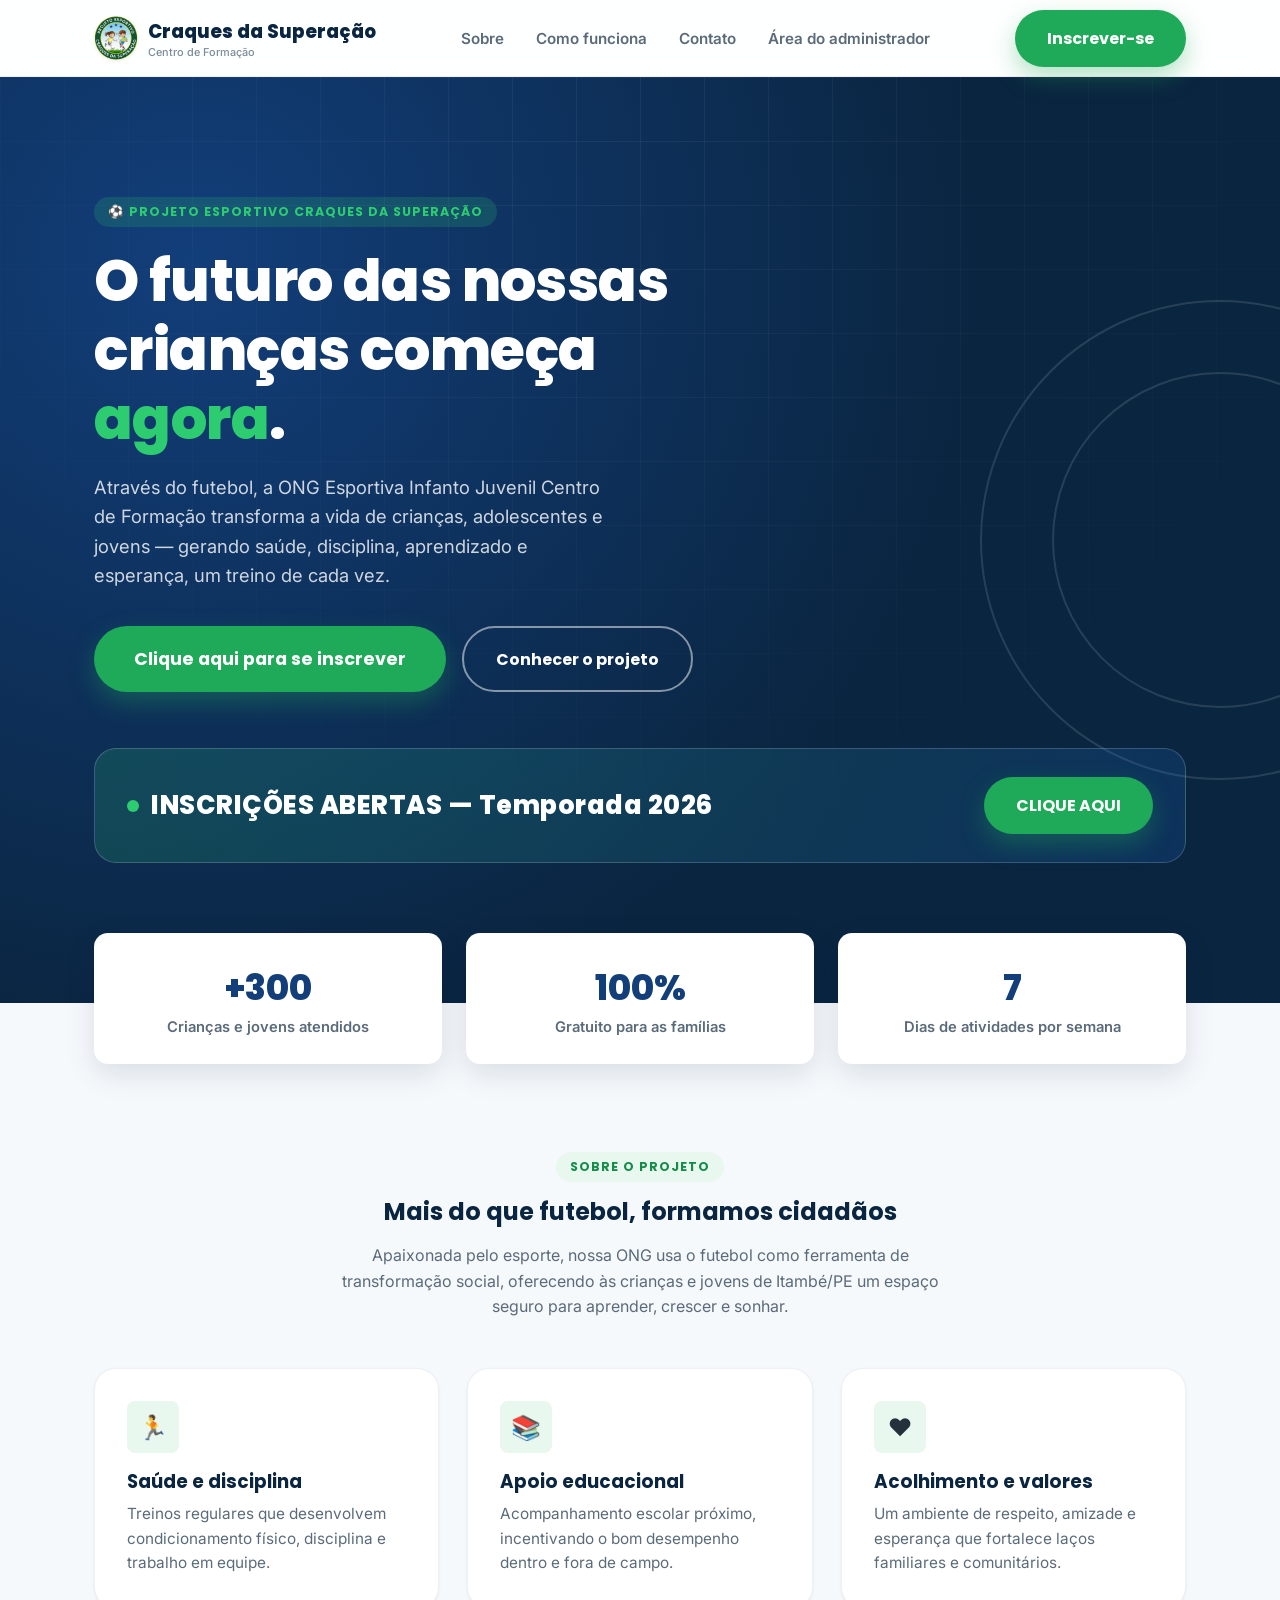
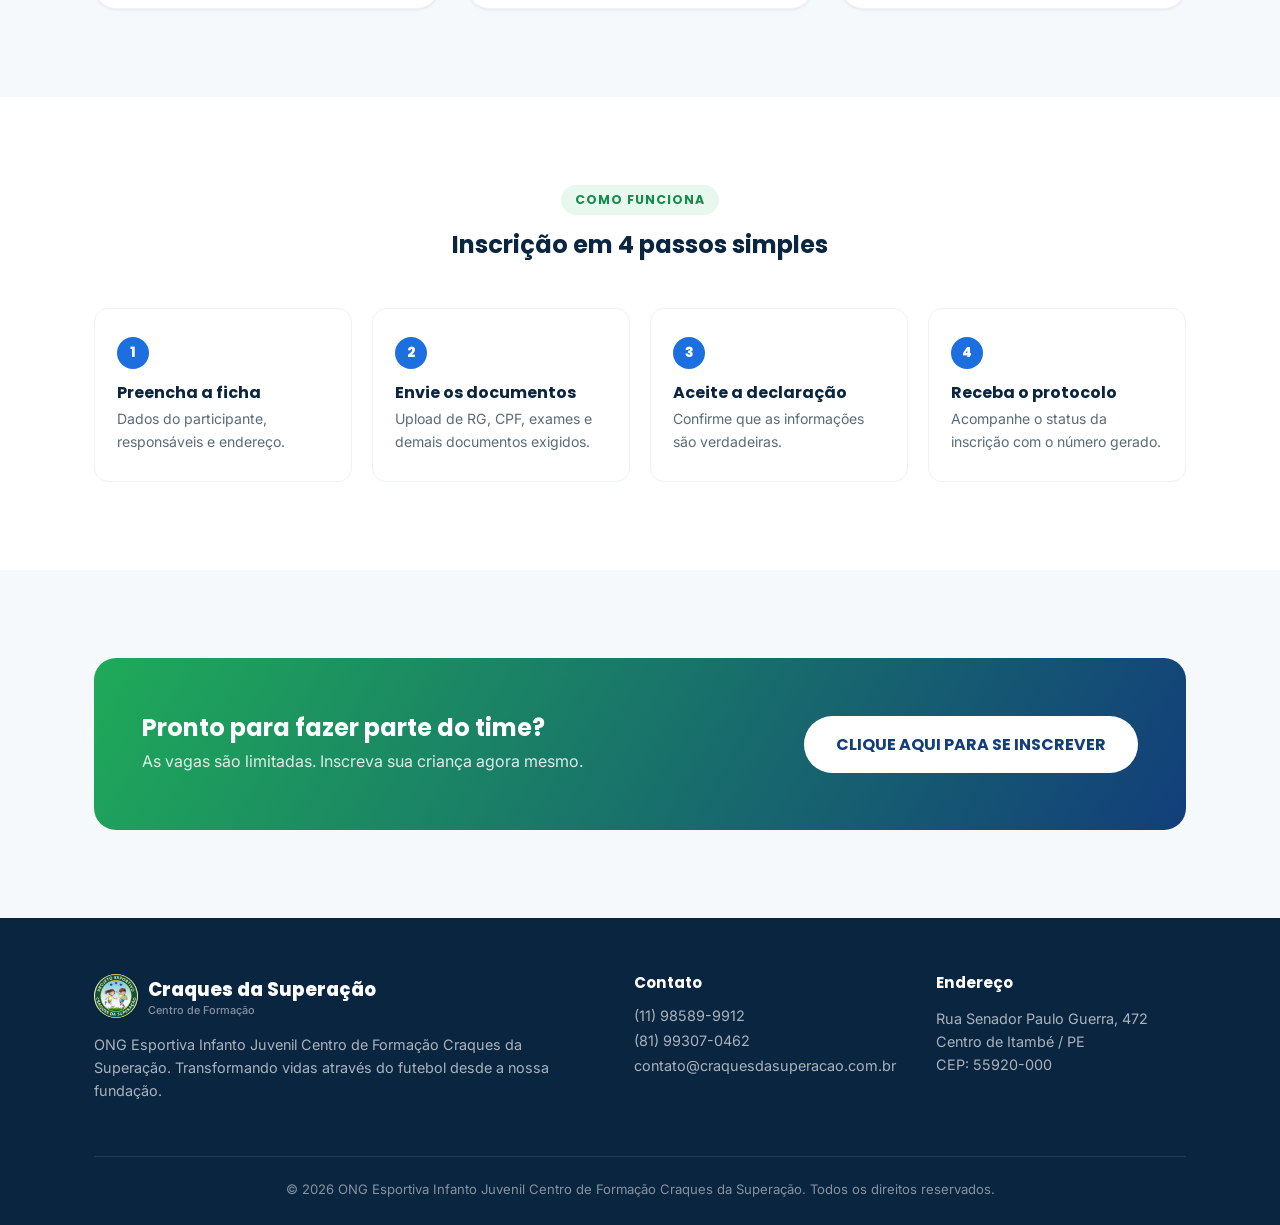
<file: index.html>
<!DOCTYPE html>
<html lang="pt-BR">
<head>
<meta charset="UTF-8">
<meta name="viewport" content="width=device-width, initial-scale=1.0">
<title>Craques da Superação | Inscrições Abertas</title>
<meta name="description" content="ONG Esportiva Infanto Juvenil Centro de Formação — Projeto Craques da Superação. Inscreva sua criança e transforme vidas através do futebol.">
<link rel="icon" href="assets/logo.png" type="image/png">
<link rel="stylesheet" href="css/style.css">
</head>
<body>

<header class="site-header">
  <div class="container">
    <a href="index.html" class="logo">
      <img src="assets/logo.png" alt="Logo Craques da Superação" class="logo-badge">
      <span>
        Craques da Superação
        <small>Centro de Formação</small>
      </span>
    </a>
    <nav class="nav-links">
      <a href="#sobre">Sobre</a>
      <a href="#como-funciona">Como funciona</a>
      <a href="#contato">Contato</a>
      <a href="admin.html">Área do administrador</a>
    </nav>
    <a href="inscricao.html" class="btn btn-primary">Inscrever-se</a>
  </div>
</header>

<section class="hero">
  <div class="hero-field-circle" aria-hidden="true"></div>
  <div class="container">
    <div class="hero-inner">
      <span class="eyebrow">⚽ Projeto Esportivo Craques da Superação</span>
      <h1 id="cfgHeroTitle">O futuro das nossas crianças começa <span class="accent">agora</span>.</h1>
      <p class="lead" id="cfgHeroSubtitle">
        Através do futebol, a ONG Esportiva Infanto Juvenil Centro de Formação transforma a
        vida de crianças, adolescentes e jovens — gerando saúde, disciplina, aprendizado
        e esperança, um treino de cada vez.
      </p>
      <div class="hero-actions">
        <a href="inscricao.html" class="btn btn-primary btn-lg">Clique aqui para se inscrever</a>
        <a href="#sobre" class="btn btn-outline-light">Conhecer o projeto</a>
      </div>
    </div>

    <div class="hero-banner">
      <div class="hero-banner-text">
        <span class="dot" aria-hidden="true"></span>
        <span id="cfgBannerText">INSCRIÇÕES ABERTAS — Temporada 2026</span>
      </div>
      <a href="inscricao.html" class="btn btn-primary">CLIQUE AQUI</a>
    </div>
  </div>
</section>

<div class="container">
  <div class="stats-strip">
    <div class="stat-card">
      <div class="num" id="cfgStat1Num">+300</div>
      <div class="label" id="cfgStat1Label">Crianças e jovens atendidos</div>
    </div>
    <div class="stat-card">
      <div class="num" id="cfgStat2Num">100%</div>
      <div class="label" id="cfgStat2Label">Gratuito para as famílias</div>
    </div>
    <div class="stat-card">
      <div class="num" id="cfgStat3Num">7</div>
      <div class="label" id="cfgStat3Label">Dias de atividades por semana</div>
    </div>
  </div>
</div>

<section class="section" id="sobre">
  <div class="container">
    <div class="text-center" style="max-width:640px;margin:0 auto 48px;">
      <span class="eyebrow">Sobre o projeto</span>
      <h2 style="margin-top:16px;" id="cfgAboutTitle">Mais do que futebol, formamos cidadãos</h2>
      <p style="color:var(--gray-600);" id="cfgAboutText">
        Apaixonada pelo esporte, nossa ONG usa o futebol como ferramenta de transformação
        social, oferecendo às crianças e jovens de Itambé/PE um espaço seguro para
        aprender, crescer e sonhar.
      </p>
    </div>
    <div class="grid-3">
      <div class="info-card">
        <div class="icon">🏃</div>
        <h3>Saúde e disciplina</h3>
        <p>Treinos regulares que desenvolvem condicionamento físico, disciplina e trabalho em equipe.</p>
      </div>
      <div class="info-card">
        <div class="icon">📚</div>
        <h3>Apoio educacional</h3>
        <p>Acompanhamento escolar próximo, incentivando o bom desempenho dentro e fora de campo.</p>
      </div>
      <div class="info-card">
        <div class="icon">❤️</div>
        <h3>Acolhimento e valores</h3>
        <p>Um ambiente de respeito, amizade e esperança que fortalece laços familiares e comunitários.</p>
      </div>
    </div>
  </div>
</section>

<section class="section" id="como-funciona" style="background:var(--white);">
  <div class="container">
    <div class="text-center" style="max-width:640px;margin:0 auto 48px;">
      <span class="eyebrow">Como funciona</span>
      <h2 style="margin-top:16px;">Inscrição em 4 passos simples</h2>
    </div>
    <div class="steps-row">
      <div class="step-item">
        <div class="step-num">1</div>
        <h4>Preencha a ficha</h4>
        <p>Dados do participante, responsáveis e endereço.</p>
      </div>
      <div class="step-item">
        <div class="step-num">2</div>
        <h4>Envie os documentos</h4>
        <p>Upload de RG, CPF, exames e demais documentos exigidos.</p>
      </div>
      <div class="step-item">
        <div class="step-num">3</div>
        <h4>Aceite a declaração</h4>
        <p>Confirme que as informações são verdadeiras.</p>
      </div>
      <div class="step-item">
        <div class="step-num">4</div>
        <h4>Receba o protocolo</h4>
        <p>Acompanhe o status da inscrição com o número gerado.</p>
      </div>
    </div>
  </div>
</section>

<section class="section">
  <div class="container">
    <div class="cta-band">
      <div>
        <h2 id="cfgCtaTitle">Pronto para fazer parte do time?</h2>
        <p id="cfgCtaSubtitle">As vagas são limitadas. Inscreva sua criança agora mesmo.</p>
      </div>
      <a href="inscricao.html" class="btn" style="background:var(--white);color:var(--blue-700);">CLIQUE AQUI PARA SE INSCREVER</a>
    </div>
  </div>
</section>

<footer class="site-footer" id="contato">
  <div class="container">
    <div class="footer-grid">
      <div>
        <div class="logo" style="color:var(--white);margin-bottom:14px;">
          <img src="assets/logo.png" alt="Logo Craques da Superação" class="logo-badge">
          <span>Craques da Superação<small style="color:rgba(255,255,255,.5);">Centro de Formação</small></span>
        </div>
        <p>ONG Esportiva Infanto Juvenil Centro de Formação Craques da Superação. Transformando vidas através do futebol desde a nossa fundação.</p>
      </div>
      <div>
        <h4>Contato</h4>
        <a href="tel:11985899912" id="cfgPhone1">(11) 98589-9912</a>
        <a href="tel:8199307462" id="cfgPhone2">(81) 99307-0462</a>
        <a href="mailto:contato@craquesdasuperacao.com.br" id="cfgEmail">contato@craquesdasuperacao.com.br</a>
      </div>
      <div>
        <h4>Endereço</h4>
        <p id="cfgAddress">Rua Senador Paulo Guerra, 472<br>Centro de Itambé / PE<br>CEP: 55920-000</p>
      </div>
    </div>
    <div class="footer-bottom">
      © 2026 ONG Esportiva Infanto Juvenil Centro de Formação Craques da Superação. Todos os direitos reservados.
    </div>
  </div>
</footer>

<script src="js/main.js" type="module"></script>
<script src="js/site-config.js" type="module"></script>
</body>
</html>
</file>
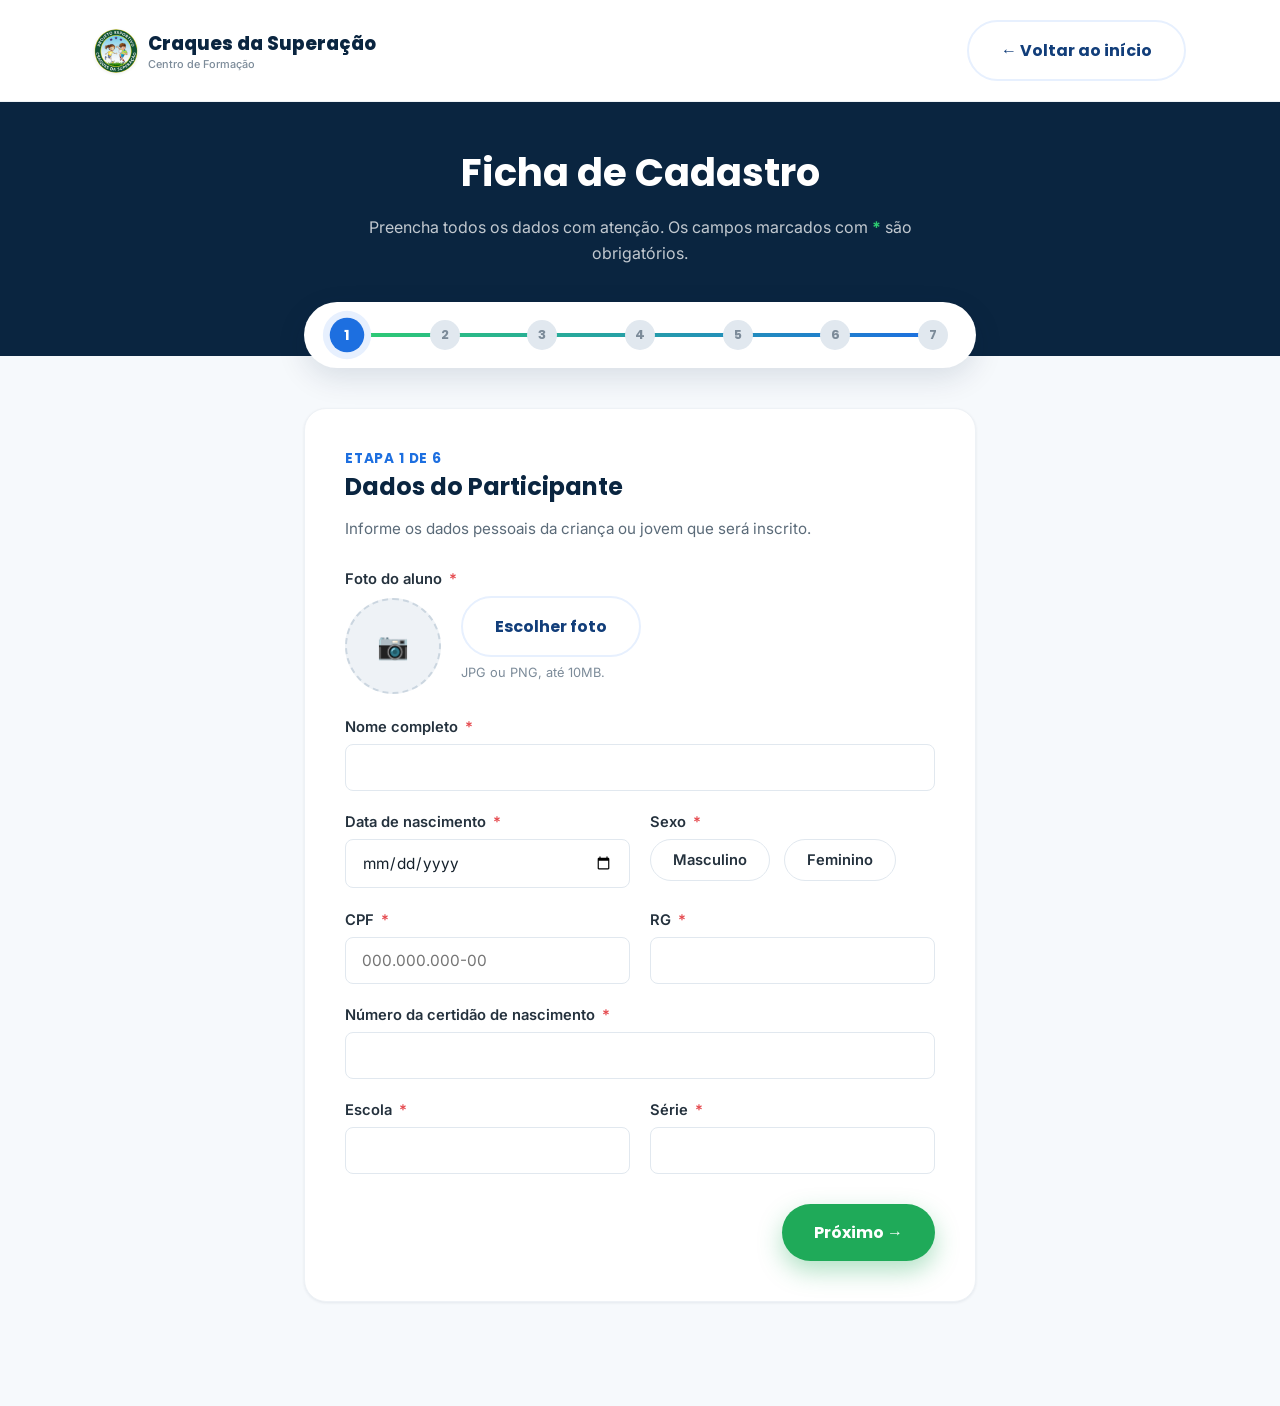
<file: inscricao.html>
<!DOCTYPE html>
<html lang="pt-BR">
<head>
<meta charset="UTF-8">
<meta name="viewport" content="width=device-width, initial-scale=1.0">
<title>Ficha de Cadastro | Craques da Superação</title>
<link rel="icon" href="assets/logo.png" type="image/png">
<link rel="stylesheet" href="css/style.css">
</head>
<body class="form-page">

<header class="form-header">
  <div class="container">
    <a href="index.html" class="logo">
      <img src="assets/logo.png" alt="Logo Craques da Superação" class="logo-badge">
      <span>Craques da Superação<small>Centro de Formação</small></span>
    </a>
    <a href="index.html" class="btn btn-secondary">← Voltar ao início</a>
  </div>
</header>

<div class="form-hero">
  <div class="container">
    <h1>Ficha de Cadastro</h1>
    <p>Preencha todos os dados com atenção. Os campos marcados com <strong style="color:var(--green-500);">*</strong> são obrigatórios.</p>
  </div>
</div>

<!-- Barra de progresso -->
<div class="progress-wrap">
  <div class="progress-track">
    <div class="progress-line"><div class="progress-line-fill" id="progressFill"></div></div>
    <div class="progress-dot active" data-step="1"><span>1</span></div>
    <div class="progress-dot" data-step="2"><span>2</span></div>
    <div class="progress-dot" data-step="3"><span>3</span></div>
    <div class="progress-dot" data-step="4"><span>4</span></div>
    <div class="progress-dot" data-step="5"><span>5</span></div>
    <div class="progress-dot" data-step="6"><span>6</span></div>
    <div class="progress-dot" data-step="7"><span>7</span></div>
  </div>
</div>

<div class="form-container">
  <form id="inscricaoForm" novalidate>

    <!-- ETAPA 1: Dados do participante -->
    <div class="form-card step" data-step="1">
      <span class="step-eyebrow">Etapa 1 de 6</span>
      <h2>Dados do Participante</h2>
      <p class="step-desc">Informe os dados pessoais da criança ou jovem que será inscrito.</p>

      <div class="field">
        <label>Foto do aluno <span class="required">*</span></label>
        <div class="photo-upload">
          <div class="photo-preview" id="photoPreview">📷</div>
          <div style="flex:1;">
            <input type="file" id="fotoAluno" accept="image/jpeg,image/png,image/jpg" style="display:none;">
            <button type="button" class="btn btn-secondary" id="fotoAlunoBtn">Escolher foto</button>
            <p class="hint">JPG ou PNG, até 10MB.</p>
          </div>
        </div>
        <div class="error-msg">Envie uma foto do aluno.</div>
      </div>

      <div class="field">
        <label>Nome completo <span class="required">*</span></label>
        <input type="text" name="nome_completo" required>
        <div class="error-msg">Informe o nome completo.</div>
      </div>

      <div class="row-2">
        <div class="field">
          <label>Data de nascimento <span class="required">*</span></label>
          <input type="date" name="data_nascimento" required>
          <div class="error-msg">Informe a data de nascimento.</div>
        </div>
        <div class="field">
          <label>Sexo <span class="required">*</span></label>
          <div class="radio-group" data-radio-name="sexo">
            <label class="radio-pill"><input type="radio" name="sexo" value="Masculino" required>Masculino</label>
            <label class="radio-pill"><input type="radio" name="sexo" value="Feminino">Feminino</label>
          </div>
          <div class="error-msg">Selecione o sexo.</div>
        </div>
      </div>

      <div class="row-2">
        <div class="field">
          <label>CPF <span class="required">*</span></label>
          <input type="text" name="cpf" placeholder="000.000.000-00" maxlength="14" required>
          <div class="error-msg">Informe um CPF válido.</div>
        </div>
        <div class="field">
          <label>RG <span class="required">*</span></label>
          <input type="text" name="rg" required>
          <div class="error-msg">Informe o RG.</div>
        </div>
      </div>

      <div class="field">
        <label>Número da certidão de nascimento <span class="required">*</span></label>
        <input type="text" name="certidao_nascimento_numero" required>
        <div class="error-msg">Informe o número da certidão.</div>
      </div>

      <div class="row-2">
        <div class="field">
          <label>Escola <span class="required">*</span></label>
          <input type="text" name="escola" required>
          <div class="error-msg">Informe a escola.</div>
        </div>
        <div class="field">
          <label>Série <span class="required">*</span></label>
          <input type="text" name="serie" required>
          <div class="error-msg">Informe a série.</div>
        </div>
      </div>

      <div class="form-nav">
        <span></span>
        <button type="button" class="btn btn-primary" data-next>Próximo →</button>
      </div>
    </div>

    <!-- ETAPA 2: Filiação e responsável -->
    <div class="form-card step" data-step="2" hidden>
      <span class="step-eyebrow">Etapa 2 de 6</span>
      <h2>Filiação e Responsável</h2>
      <p class="step-desc">Dados dos pais ou responsáveis legais pelo participante.</p>

      <div class="row-2">
        <div class="field">
          <label>Nome da mãe</label>
          <input type="text" name="nome_mae">
        </div>
        <div class="field">
          <label>Nome do pai</label>
          <input type="text" name="nome_pai">
        </div>
      </div>

      <div class="field">
        <label>Responsável legal <span class="required">*</span></label>
        <input type="text" name="responsavel_legal" required>
        <div class="error-msg">Informe o nome do responsável legal.</div>
      </div>

      <div class="field">
        <label>CPF do responsável <span class="required">*</span></label>
        <input type="text" name="cpf_responsavel" placeholder="000.000.000-00" maxlength="14" required>
        <div class="error-msg">Informe um CPF válido.</div>
      </div>

      <div class="row-2">
        <div class="field">
          <label>Telefone <span class="required">*</span></label>
          <input type="tel" name="telefone" placeholder="(00) 00000-0000" maxlength="15" required>
          <div class="error-msg">Informe o telefone.</div>
        </div>
        <div class="field">
          <label>WhatsApp <span class="required">*</span></label>
          <input type="tel" name="whatsapp" placeholder="(00) 00000-0000" maxlength="15" required>
          <div class="error-msg">Informe o WhatsApp.</div>
        </div>
      </div>

      <div class="field">
        <label>Email <span class="required">*</span></label>
        <input type="email" name="email" required>
        <div class="error-msg">Informe um email válido.</div>
      </div>

      <div class="form-nav">
        <button type="button" class="btn btn-secondary" data-prev>← Voltar</button>
        <button type="button" class="btn btn-primary" data-next>Próximo →</button>
      </div>
    </div>

    <!-- ETAPA 3: Endereço -->
    <div class="form-card step" data-step="3" hidden>
      <span class="step-eyebrow">Etapa 3 de 6</span>
      <h2>Endereço</h2>
      <p class="step-desc">Onde o participante reside atualmente.</p>

      <div class="row-2">
        <div class="field">
          <label>CEP <span class="required">*</span></label>
          <input type="text" name="cep" placeholder="00000-000" maxlength="9" required>
          <div class="error-msg">Informe um CEP válido.</div>
        </div>
        <div class="field">
          <label>Endereço (rua, número, bairro) <span class="required">*</span></label>
          <input type="text" name="endereco" required>
          <div class="error-msg">Informe o endereço.</div>
        </div>
      </div>

      <div class="row-2">
        <div class="field">
          <label>Cidade <span class="required">*</span></label>
          <input type="text" name="cidade" required>
          <div class="error-msg">Informe a cidade.</div>
        </div>
        <div class="field">
          <label>Estado <span class="required">*</span></label>
          <select name="estado" required>
            <option value="">Selecione...</option>
            <option>AC</option><option>AL</option><option>AP</option><option>AM</option><option>BA</option>
            <option>CE</option><option>DF</option><option>ES</option><option>GO</option><option>MA</option>
            <option>MT</option><option>MS</option><option>MG</option><option>PA</option><option>PB</option>
            <option>PR</option><option>PE</option><option>PI</option><option>RJ</option><option>RN</option>
            <option>RS</option><option>RO</option><option>RR</option><option>SC</option><option>SP</option>
            <option>SE</option><option>TO</option>
          </select>
          <div class="error-msg">Selecione o estado.</div>
        </div>
      </div>

      <div class="form-nav">
        <button type="button" class="btn btn-secondary" data-prev>← Voltar</button>
        <button type="button" class="btn btn-primary" data-next>Próximo →</button>
      </div>
    </div>

    <!-- ETAPA 4: Saúde -->
    <div class="form-card step" data-step="4" hidden>
      <span class="step-eyebrow">Etapa 4 de 6</span>
      <h2>Informações de Saúde</h2>
      <p class="step-desc">Essas informações nos ajudam a cuidar melhor do participante durante as atividades.</p>

      <div class="field">
        <label>Necessidade especial</label>
        <textarea name="necessidade_especial" placeholder="Descreva, se houver. Caso não haja, escreva 'Nenhuma'."></textarea>
      </div>
      <div class="field">
        <label>Alergias</label>
        <textarea name="alergias" placeholder="Descreva, se houver. Caso não haja, escreva 'Nenhuma'."></textarea>
      </div>
      <div class="field">
        <label>Medicamentos de uso contínuo</label>
        <textarea name="medicamentos" placeholder="Descreva, se houver. Caso não haja, escreva 'Nenhum'."></textarea>
      </div>
      <div class="field">
        <label>Observações gerais</label>
        <textarea name="observacoes" placeholder="Alguma informação adicional que devemos saber?"></textarea>
      </div>

      <div class="form-nav">
        <button type="button" class="btn btn-secondary" data-prev>← Voltar</button>
        <button type="button" class="btn btn-primary" data-next>Próximo →</button>
      </div>
    </div>

    <!-- ETAPA 5: Uniformes -->
    <div class="form-card step" data-step="5" hidden>
      <span class="step-eyebrow">Etapa 5 de 7</span>
      <h2>Uniformes</h2>
      <p class="step-desc">Informe o tamanho/numeração de cada item para providenciarmos o uniforme do participante.</p>

      <div class="row-3">
        <div class="field">
          <label>Camisa (tamanho) <span class="required">*</span></label>
          <input type="text" name="uniforme_camisa" placeholder="Ex: P, M, G, 10, 12..." required>
          <div class="error-msg">Informe o tamanho da camisa.</div>
        </div>
        <div class="field">
          <label>Calção (tamanho) <span class="required">*</span></label>
          <input type="text" name="uniforme_calcao" placeholder="Ex: P, M, G, 10, 12..." required>
          <div class="error-msg">Informe o tamanho do calção.</div>
        </div>
        <div class="field">
          <label>Calçado (numeração) <span class="required">*</span></label>
          <input type="text" name="uniforme_calcado" placeholder="Ex: 34, 35, 36..." required>
          <div class="error-msg">Informe a numeração do calçado.</div>
        </div>
      </div>

      <div class="form-nav">
        <button type="button" class="btn btn-secondary" data-prev>← Voltar</button>
        <button type="button" class="btn btn-primary" data-next>Próximo →</button>
      </div>
    </div>

    <!-- ETAPA 6: Upload de documentos -->
    <div class="form-card step" data-step="6" hidden>
      <span class="step-eyebrow">Etapa 6 de 7</span>
      <h2>Upload de Documentos</h2>
      <p class="step-desc">Envie os documentos abaixo em PDF, JPG ou PNG (até 10MB cada). Todos são obrigatórios.</p>

      <div class="doc-grid" id="docGrid"></div>

      <div class="form-nav">
        <button type="button" class="btn btn-secondary" data-prev>← Voltar</button>
        <button type="button" class="btn btn-primary" data-next>Próximo →</button>
      </div>
    </div>

    <!-- ETAPA 7: Termo de Adesão ao Regulamento -->
    <div class="form-card step" data-step="7" hidden>
      <span class="step-eyebrow">Etapa 7 de 7</span>
      <h2>Termo de Adesão ao Regulamento</h2>
      <p class="step-desc">Leia atentamente o regulamento abaixo antes de aceitar. Role a caixa para ver o conteúdo completo.</p>

      <div class="termo-box" id="termoBox"></div>
      <div class="termo-fade"></div>
      <p class="termo-scroll-hint">↓ role para ler todas as seções ↓</p>

      <div class="declaracao-box">
        <input type="checkbox" id="declaracao" required>
        <label for="declaracao" id="declaracaoLabel"></label>
      </div>
      <div class="error-msg" id="declaracaoError" style="margin-top:8px;">Você precisa aceitar o Termo de Adesão para continuar.</div>

      <div class="form-nav" style="margin-top:28px;">
        <button type="button" class="btn btn-secondary" data-prev>← Voltar</button>
        <button type="submit" class="btn btn-primary btn-lg" id="submitBtn">ENVIAR INSCRIÇÃO</button>
      </div>
    </div>

  </form>

  <!-- Tela de sucesso -->
  <div class="success-screen" id="successScreen" hidden>
    <div class="success-icon">✓</div>
    <h2>Inscrição realizada com sucesso!</h2>
    <p style="color:var(--gray-600);">Guarde o número abaixo — ele será usado para acompanhar o andamento da sua inscrição.</p>
    <div class="protocolo-box">
      <div class="label">Seu protocolo é:</div>
      <div class="value" id="protocoloValue">CDS-2026-000001</div>
    </div>
    <a href="index.html" class="btn btn-primary">Voltar ao início</a>
  </div>
</div>

<!-- Overlay de progresso de envio -->
<div class="upload-progress-overlay" id="uploadOverlay" hidden>
  <div class="upload-progress-card">
    <span class="ball">⚽</span>
    <h3>Enviando sua inscrição...</h3>
    <p style="color:var(--gray-600);font-size:0.9rem;" id="uploadStatusText">Preparando arquivos</p>
    <div class="progress-bar-outer"><div class="progress-bar-inner" id="uploadBarInner"></div></div>
    <span class="pct" id="uploadPct">0%</span>
  </div>
</div>

<div id="toastRoot"></div>

<script src="js/inscricao.js" type="module"></script>
</body>
</html>
</file>
<file: css/style.css>
/* ============================================================================
   CRAQUES DA SUPERAÇÃO — DESIGN SYSTEM
   Identidade: campo de futebol + confiança institucional (ONG).
   Paleta: azul (instituição/confiança) + verde (campo/esperança) + branco.
   Tipografia: Poppins (display, arredondada e amigável) + Inter (corpo, legível).
   ============================================================================ */

@import url('https://fonts.googleapis.com/css2?family=Poppins:wght@600;700;800&family=Inter:wght@400;500;600;700&display=swap');

:root {
  /* Cores */
  --blue-900: #0A2540;
  --blue-800: #0F3562;
  --blue-700: #123E7A;
  --blue-600: #1D6FE0;
  --blue-500: #4C8DF0;
  --blue-100: #E7F0FE;

  --green-700: #148C4A;
  --green-600: #1FAA59;
  --green-500: #2ECC71;
  --green-100: #E8F8EE;

  --white: #FFFFFF;
  --gray-50: #F6F9FC;
  --gray-100: #EEF2F6;
  --gray-200: #E1E8EF;
  --gray-300: #CBD6E0;
  --gray-500: #7C8B99;
  --gray-600: #5B6B79;
  --gray-800: #24313D;
  --gray-900: #14202B;

  --danger: #E5484D;
  --danger-bg: #FDECEC;
  --warning: #C9871A;
  --warning-bg: #FDF3E1;

  /* Tipografia */
  --font-display: 'Poppins', sans-serif;
  --font-body: 'Inter', sans-serif;

  /* Forma */
  --radius-sm: 8px;
  --radius-md: 14px;
  --radius-lg: 22px;
  --radius-pill: 999px;

  /* Sombra */
  --shadow-sm: 0 1px 3px rgba(10, 37, 64, 0.08);
  --shadow-md: 0 10px 30px rgba(10, 37, 64, 0.12);
  --shadow-lg: 0 20px 50px rgba(10, 37, 64, 0.18);

  /* Transição */
  --ease: cubic-bezier(0.22, 1, 0.36, 1);
}

/* ---------------------------------------------------------------------- */
/* RESET                                                                  */
/* ---------------------------------------------------------------------- */
*, *::before, *::after { box-sizing: border-box; }
html { scroll-behavior: smooth; }
body {
  margin: 0;
  font-family: var(--font-body);
  color: var(--gray-800);
  background: var(--gray-50);
  -webkit-font-smoothing: antialiased;
}
img { max-width: 100%; display: block; }
a { color: inherit; text-decoration: none; }
button { font-family: inherit; cursor: pointer; }
h1, h2, h3, h4 {
  font-family: var(--font-display);
  color: var(--blue-900);
  margin: 0 0 0.5em;
  line-height: 1.2;
}
p { line-height: 1.6; }

@media (prefers-reduced-motion: reduce) {
  *, *::before, *::after {
    animation-duration: 0.001ms !important;
    transition-duration: 0.001ms !important;
    scroll-behavior: auto !important;
  }
}

/* ---------------------------------------------------------------------- */
/* UTILITÁRIOS                                                            */
/* ---------------------------------------------------------------------- */
.container { max-width: 1140px; margin: 0 auto; padding: 0 24px; }
.section { padding: 88px 0; }
.text-center { text-align: center; }
.eyebrow {
  display: inline-flex;
  align-items: center;
  gap: 8px;
  font-family: var(--font-display);
  font-weight: 700;
  font-size: 0.78rem;
  letter-spacing: 0.08em;
  text-transform: uppercase;
  color: var(--green-700);
  background: var(--green-100);
  padding: 6px 14px;
  border-radius: var(--radius-pill);
}

.btn {
  display: inline-flex;
  align-items: center;
  justify-content: center;
  gap: 10px;
  font-family: var(--font-display);
  font-weight: 700;
  font-size: 1rem;
  padding: 16px 32px;
  border-radius: var(--radius-pill);
  border: none;
  cursor: pointer;
  transition: transform 0.25s var(--ease), box-shadow 0.25s var(--ease), background 0.2s;
  white-space: nowrap;
}
.btn:active { transform: scale(0.97); }
.btn-primary {
  background: var(--green-600);
  color: var(--white);
  box-shadow: 0 10px 24px rgba(31, 170, 89, 0.35);
}
.btn-primary:hover { background: var(--green-700); transform: translateY(-2px); box-shadow: 0 14px 28px rgba(31, 170, 89, 0.4); }
.btn-secondary {
  background: var(--white);
  color: var(--blue-700);
  border: 2px solid var(--blue-100);
}
.btn-secondary:hover { border-color: var(--blue-500); transform: translateY(-2px); }
.btn-outline-light {
  background: transparent;
  color: var(--white);
  border: 2px solid rgba(255,255,255,0.5);
}
.btn-outline-light:hover { background: rgba(255,255,255,0.12); }
.btn-danger {
  background: var(--white);
  color: var(--danger);
  border: 2px solid var(--danger-bg);
}
.btn-danger:hover { background: var(--danger-bg); border-color: var(--danger); }
.btn-block { width: 100%; }
.btn:disabled { opacity: 0.55; cursor: not-allowed; transform: none !important; }
.btn-lg { padding: 20px 40px; font-size: 1.1rem; }

/* ---------------------------------------------------------------------- */
/* HEADER / NAV                                                           */
/* ---------------------------------------------------------------------- */
.site-header {
  position: sticky;
  top: 0;
  z-index: 100;
  background: rgba(255, 255, 255, 0.9);
  backdrop-filter: blur(10px);
  border-bottom: 1px solid var(--gray-100);
}
.site-header .container {
  display: flex;
  align-items: center;
  justify-content: space-between;
  height: 76px;
}
.logo {
  display: flex;
  align-items: center;
  gap: 10px;
  font-family: var(--font-display);
  font-weight: 800;
  font-size: 1.15rem;
  color: var(--blue-900);
}
.logo-badge {
  width: 44px;
  height: 44px;
  border-radius: 50%;
  object-fit: cover;
  background: var(--white);
  box-shadow: var(--shadow-sm);
  flex-shrink: 0;
}
.logo small { display: block; font-family: var(--font-body); font-weight: 500; font-size: 0.68rem; color: var(--gray-500); }

.nav-links { display: flex; gap: 32px; align-items: center; }
.nav-links a {
  font-weight: 600;
  font-size: 0.95rem;
  color: var(--gray-600);
  transition: color 0.2s;
}
.nav-links a:hover { color: var(--blue-600); }

/* ---------------------------------------------------------------------- */
/* HERO — "campo de futebol"                                              */
/* ---------------------------------------------------------------------- */
.hero {
  position: relative;
  overflow: hidden;
  background: radial-gradient(circle at 15% 20%, var(--blue-700), var(--blue-900) 60%);
  color: var(--white);
  padding: 120px 0 140px;
}
.hero::before {
  /* linhas de campo desenhadas em SVG, sutis, no fundo */
  content: '';
  position: absolute;
  inset: 0;
  background-image:
    linear-gradient(rgba(255,255,255,0.06) 1px, transparent 1px),
    linear-gradient(90deg, rgba(255,255,255,0.06) 1px, transparent 1px);
  background-size: 64px 64px;
  mask-image: radial-gradient(circle at 50% 0%, black, transparent 75%);
}
.hero-field-circle {
  position: absolute;
  top: 50%;
  right: -180px;
  transform: translateY(-50%);
  width: 480px;
  height: 480px;
  border: 2px solid rgba(255,255,255,0.12);
  border-radius: 50%;
}
.hero-field-circle::after {
  content: '';
  position: absolute;
  inset: 70px;
  border: 2px solid rgba(255,255,255,0.12);
  border-radius: 50%;
}
.hero-inner {
  position: relative;
  z-index: 1;
  max-width: 640px;
}
.hero .eyebrow { background: rgba(46, 204, 113, 0.18); color: var(--green-500); }
.hero h1 {
  color: var(--white);
  font-size: clamp(2.4rem, 5vw, 3.6rem);
  font-weight: 800;
  margin: 20px 0 18px;
  letter-spacing: -0.01em;
}
.hero h1 .accent { color: var(--green-500); }
.hero p.lead {
  color: rgba(255,255,255,0.8);
  font-size: 1.15rem;
  max-width: 520px;
  margin-bottom: 36px;
}
.hero-actions { display: flex; gap: 16px; flex-wrap: wrap; }

.hero-banner {
  margin-top: 56px;
  position: relative;
  background: linear-gradient(120deg, rgba(46,204,113,0.18), rgba(29,111,224,0.18));
  border: 1px solid rgba(255,255,255,0.18);
  border-radius: var(--radius-lg);
  padding: 28px 32px;
  display: flex;
  align-items: center;
  justify-content: space-between;
  gap: 24px;
  flex-wrap: wrap;
  animation: pulse-glow 3.5s ease-in-out infinite;
}
.hero-banner-text {
  font-family: var(--font-display);
  font-weight: 800;
  font-size: 1.6rem;
  letter-spacing: 0.02em;
  color: var(--white);
  display: flex;
  align-items: center;
  gap: 12px;
}
.hero-banner-text .dot {
  width: 12px; height: 12px; border-radius: 50%;
  background: var(--green-500);
  box-shadow: 0 0 0 0 rgba(46,204,113,0.6);
  animation: dot-ping 1.8s ease-out infinite;
}
@keyframes dot-ping {
  0% { box-shadow: 0 0 0 0 rgba(46,204,113,0.6); }
  70% { box-shadow: 0 0 0 12px rgba(46,204,113,0); }
  100% { box-shadow: 0 0 0 0 rgba(46,204,113,0); }
}
@keyframes pulse-glow {
  0%, 100% { box-shadow: 0 0 0 rgba(46,204,113,0); }
  50% { box-shadow: 0 0 40px rgba(46,204,113,0.12); }
}

/* Stats strip */
.stats-strip {
  display: grid;
  grid-template-columns: repeat(3, 1fr);
  gap: 24px;
  margin-top: -70px;
  position: relative;
  z-index: 2;
}
.stat-card {
  background: var(--white);
  border-radius: var(--radius-md);
  box-shadow: var(--shadow-md);
  padding: 28px 24px;
  text-align: center;
}
.stat-card .num {
  font-family: var(--font-display);
  font-weight: 800;
  font-size: 2.2rem;
  color: var(--blue-700);
}
.stat-card .label { color: var(--gray-600); font-weight: 600; font-size: 0.92rem; margin-top: 4px; }

/* Sobre / cards */
.grid-3 { display: grid; grid-template-columns: repeat(3, 1fr); gap: 28px; }
.info-card {
  background: var(--white);
  border-radius: var(--radius-lg);
  padding: 32px;
  box-shadow: var(--shadow-sm);
  border: 1px solid var(--gray-100);
  transition: transform 0.3s var(--ease), box-shadow 0.3s var(--ease);
}
.info-card:hover { transform: translateY(-6px); box-shadow: var(--shadow-md); }
.info-card .icon {
  width: 52px; height: 52px;
  border-radius: var(--radius-sm);
  display: flex; align-items: center; justify-content: center;
  font-size: 1.5rem;
  background: var(--green-100);
  margin-bottom: 18px;
}
.info-card h3 { font-size: 1.15rem; }
.info-card p { color: var(--gray-600); font-size: 0.96rem; margin: 0; }

/* Passo a passo */
.steps-row { display: grid; grid-template-columns: repeat(4, 1fr); gap: 20px; counter-reset: step; }
.step-item { position: relative; padding: 28px 22px; background: var(--white); border-radius: var(--radius-md); border: 1px solid var(--gray-100); }
.step-item .step-num {
  font-family: var(--font-display);
  font-weight: 800;
  font-size: 0.85rem;
  color: var(--white);
  background: var(--blue-600);
  width: 32px; height: 32px;
  border-radius: 50%;
  display: flex; align-items: center; justify-content: center;
  margin-bottom: 14px;
}
.step-item h4 { font-size: 1rem; margin-bottom: 6px; }
.step-item p { font-size: 0.88rem; color: var(--gray-600); margin: 0; }

/* CTA final */
.cta-band {
  background: linear-gradient(120deg, var(--green-600), var(--blue-700));
  border-radius: var(--radius-lg);
  padding: 56px 48px;
  color: var(--white);
  display: flex;
  align-items: center;
  justify-content: space-between;
  gap: 24px;
  flex-wrap: wrap;
}
.cta-band h2 { color: var(--white); margin: 0; }
.cta-band p { color: rgba(255,255,255,0.85); margin: 6px 0 0; }

/* Footer */
.site-footer { background: var(--blue-900); color: rgba(255,255,255,0.75); padding: 56px 0 28px; }
.footer-grid { display: grid; grid-template-columns: 2fr 1fr 1fr; gap: 40px; }
.footer-grid h4 { color: var(--white); font-size: 0.95rem; margin-bottom: 14px; }
.footer-grid p, .footer-grid a { font-size: 0.9rem; color: rgba(255,255,255,0.65); }
.footer-grid a { display: block; margin-bottom: 8px; transition: color 0.2s; }
.footer-grid a:hover { color: var(--green-500); }
.footer-bottom {
  margin-top: 40px;
  padding-top: 24px;
  border-top: 1px solid rgba(255,255,255,0.1);
  font-size: 0.82rem;
  text-align: center;
  color: rgba(255,255,255,0.5);
}

/* ---------------------------------------------------------------------- */
/* PÁGINA DE INSCRIÇÃO — formulário estilo Google Forms                   */
/* ---------------------------------------------------------------------- */
.form-page { background: var(--gray-50); min-height: 100vh; padding-bottom: 80px; }
.form-header {
  background: var(--white);
  border-bottom: 1px solid var(--gray-100);
  padding: 20px 0;
}
.form-header .container { display: flex; align-items: center; justify-content: space-between; }

.form-hero {
  background: var(--blue-900);
  color: var(--white);
  padding: 48px 0 90px;
  text-align: center;
}
.form-hero h1 { color: var(--white); font-size: clamp(1.8rem, 4vw, 2.4rem); }
.form-hero p { color: rgba(255,255,255,0.75); max-width: 560px; margin: 10px auto 0; }

/* Barra de progresso — "a bola avança rumo ao gol" */
.progress-wrap { max-width: 720px; margin: -54px auto 40px; padding: 0 24px; position: relative; z-index: 3; }
.progress-track {
  position: relative;
  background: var(--white);
  border-radius: var(--radius-pill);
  box-shadow: var(--shadow-md);
  padding: 18px 28px;
  display: flex;
  align-items: center;
  justify-content: space-between;
}
.progress-line {
  position: absolute;
  left: 44px; right: 44px; top: 50%;
  height: 4px;
  background: var(--gray-200);
  border-radius: 2px;
  transform: translateY(-50%);
  z-index: 0;
}
.progress-line-fill {
  height: 100%;
  background: linear-gradient(90deg, var(--green-500), var(--blue-600));
  border-radius: 2px;
  transition: width 0.5s var(--ease);
}
.progress-dot {
  position: relative;
  z-index: 1;
  width: 30px; height: 30px;
  border-radius: 50%;
  background: var(--gray-200);
  color: var(--gray-500);
  display: flex; align-items: center; justify-content: center;
  font-family: var(--font-display);
  font-weight: 700;
  font-size: 0.8rem;
  transition: all 0.35s var(--ease);
}
.progress-dot.active {
  background: var(--blue-600);
  color: var(--white);
  transform: scale(1.15);
  box-shadow: 0 0 0 6px var(--blue-100);
}
.progress-dot.done { background: var(--green-500); color: var(--white); }
.progress-dot.done::after { content: '✓'; }
.progress-dot.done span { display: none; }

.form-container { max-width: 720px; margin: 0 auto; padding: 0 24px; }
.form-card {
  background: var(--white);
  border-radius: var(--radius-lg);
  box-shadow: var(--shadow-sm);
  border: 1px solid var(--gray-100);
  padding: 40px;
  margin-bottom: 24px;
  animation: fade-up 0.4s var(--ease);
}
@keyframes fade-up {
  from { opacity: 0; transform: translateY(14px); }
  to { opacity: 1; transform: translateY(0); }
}
.form-card .step-eyebrow {
  font-family: var(--font-display);
  font-weight: 700;
  color: var(--blue-600);
  font-size: 0.85rem;
  text-transform: uppercase;
  letter-spacing: 0.06em;
  margin-bottom: 4px;
  display: block;
}
.form-card h2 { font-size: 1.5rem; margin-bottom: 6px; }
.form-card > .step-desc { color: var(--gray-600); margin-bottom: 28px; font-size: 0.95rem; }

.field { margin-bottom: 22px; }
.field label {
  display: block;
  font-weight: 600;
  font-size: 0.92rem;
  color: var(--gray-800);
  margin-bottom: 8px;
}
.field label .required { color: var(--danger); margin-left: 3px; }
.field .hint { font-size: 0.8rem; color: var(--gray-500); margin-top: 6px; }
.field input[type="text"],
.field input[type="date"],
.field input[type="email"],
.field input[type="tel"],
.field select,
.field textarea {
  width: 100%;
  padding: 13px 16px;
  border: 1.5px solid var(--gray-200);
  border-radius: var(--radius-sm);
  font-family: var(--font-body);
  font-size: 0.96rem;
  color: var(--gray-900);
  background: var(--white);
  transition: border-color 0.2s, box-shadow 0.2s;
}
.field input:focus,
.field select:focus,
.field textarea:focus {
  outline: none;
  border-color: var(--blue-500);
  box-shadow: 0 0 0 4px var(--blue-100);
}
.field input.invalid, .field select.invalid, .field textarea.invalid { border-color: var(--danger); }
.field .error-msg { color: var(--danger); font-size: 0.8rem; margin-top: 6px; display: none; }
.field.has-error .error-msg { display: block; }
.field textarea { resize: vertical; min-height: 90px; }

.row-2 { display: grid; grid-template-columns: 1fr 1fr; gap: 20px; }
.row-3 { display: grid; grid-template-columns: 1fr 1fr 1fr; gap: 20px; }

.radio-group { display: flex; gap: 14px; flex-wrap: wrap; }
.radio-pill {
  border: 1.5px solid var(--gray-200);
  border-radius: var(--radius-pill);
  padding: 11px 22px;
  font-weight: 600;
  font-size: 0.9rem;
  cursor: pointer;
  transition: all 0.2s;
  color: var(--gray-600);
}
.radio-pill input { display: none; }
.radio-pill.selected { border-color: var(--blue-600); background: var(--blue-100); color: var(--blue-700); }

/* Upload de foto do aluno */
.photo-upload {
  display: flex;
  align-items: center;
  gap: 20px;
}
.photo-preview {
  width: 96px; height: 96px;
  border-radius: 50%;
  background: var(--gray-100);
  border: 2px dashed var(--gray-300);
  display: flex; align-items: center; justify-content: center;
  overflow: hidden;
  font-size: 1.6rem;
  color: var(--gray-400);
  flex-shrink: 0;
}
.photo-preview img { width: 100%; height: 100%; object-fit: cover; }

/* Upload de documentos */
.doc-grid { display: grid; grid-template-columns: 1fr 1fr; gap: 16px; }
.doc-upload {
  border: 1.5px dashed var(--gray-300);
  border-radius: var(--radius-md);
  padding: 16px 18px;
  transition: border-color 0.2s, background 0.2s;
  position: relative;
  min-width: 0;
}
.doc-upload.filled { border-color: var(--green-500); background: var(--green-100); }
.doc-upload.invalid { border-color: var(--danger); background: var(--danger-bg); }
.doc-upload .doc-title { font-weight: 700; font-size: 0.86rem; color: var(--gray-800); margin-bottom: 4px; display: flex; align-items: center; gap: 6px; }
.doc-upload .doc-status { font-size: 0.78rem; color: var(--gray-500); overflow-wrap: anywhere; word-break: break-word; }
.doc-upload.filled .doc-status { color: var(--green-700); }
.doc-upload input[type="file"] {
  position: absolute; inset: 0; opacity: 0; cursor: pointer; width: 100%; height: 100%;
}
.doc-upload .doc-icon { font-size: 1.2rem; }

.declaracao-box {
  background: var(--blue-100);
  border-radius: var(--radius-md);
  padding: 20px 22px;
  display: flex;
  gap: 14px;
  align-items: flex-start;
}
.declaracao-box input[type="checkbox"] { width: 20px; height: 20px; margin-top: 2px; accent-color: var(--blue-600); flex-shrink: 0; }
.declaracao-box label { font-size: 0.92rem; color: var(--blue-900); font-weight: 500; line-height: 1.5; }

.form-nav { display: flex; justify-content: space-between; gap: 14px; margin-top: 8px; }

/* Caixa de rolagem do Termo de Adesão */
.termo-box {
  max-height: 340px;
  overflow-y: auto;
  border: 1.5px solid var(--gray-200);
  border-radius: var(--radius-md);
  padding: 22px 26px;
  margin-bottom: 20px;
  background: var(--gray-50);
}
.termo-box h3 { font-size: 0.98rem; color: var(--blue-700); margin: 18px 0 6px; }
.termo-box h3:first-child { margin-top: 0; }
.termo-box p { font-size: 0.86rem; color: var(--gray-800); margin: 0 0 10px; line-height: 1.6; }
.termo-fade {
  position: relative;
  margin-top: -44px;
  height: 44px;
  background: linear-gradient(to bottom, rgba(246,249,252,0), var(--gray-50));
  pointer-events: none;
}
.termo-scroll-hint { text-align: center; color: var(--gray-500); font-size: 0.78rem; margin: -12px 0 16px; }

/* Barra de progresso de upload no envio */
.upload-progress-overlay {
  position: fixed; inset: 0; background: rgba(10,37,64,0.72);
  display: flex; align-items: center; justify-content: center;
  z-index: 1000; backdrop-filter: blur(4px);
}
.upload-progress-overlay[hidden] { display: none !important; }
.upload-progress-card {
  background: var(--white); border-radius: var(--radius-lg);
  padding: 40px; width: 90%; max-width: 420px; text-align: center;
}
.upload-progress-card .ball {
  font-size: 2.4rem; display: inline-block; margin-bottom: 14px;
  animation: roll 1s linear infinite;
}
@keyframes roll { from { transform: rotate(0deg); } to { transform: rotate(360deg); } }
.progress-bar-outer { background: var(--gray-100); border-radius: var(--radius-pill); height: 12px; overflow: hidden; margin-top: 18px; }
.progress-bar-inner { height: 100%; background: linear-gradient(90deg, var(--green-500), var(--blue-600)); width: 0%; transition: width 0.3s var(--ease); }
.upload-progress-card .pct { font-family: var(--font-display); font-weight: 700; color: var(--blue-700); margin-top: 10px; display: block; }

/* Tela de sucesso */
.success-screen {
  max-width: 560px; margin: 60px auto; text-align: center;
  background: var(--white); border-radius: var(--radius-lg);
  padding: 56px 40px; box-shadow: var(--shadow-md);
}
.success-icon {
  width: 84px; height: 84px; border-radius: 50%;
  background: var(--green-100); color: var(--green-600);
  display: flex; align-items: center; justify-content: center;
  font-size: 2.4rem; margin: 0 auto 24px;
  animation: pop-in 0.5s var(--ease);
}
@keyframes pop-in { from { transform: scale(0.5); opacity: 0; } to { transform: scale(1); opacity: 1; } }
.protocolo-box {
  background: var(--blue-100); border-radius: var(--radius-md);
  padding: 20px; margin: 24px 0;
}
.protocolo-box .label { font-size: 0.85rem; color: var(--blue-700); font-weight: 600; }
.protocolo-box .value { font-family: var(--font-display); font-weight: 800; font-size: 1.6rem; color: var(--blue-900); letter-spacing: 0.03em; }

/* ---------------------------------------------------------------------- */
/* ADMIN                                                                  */
/* ---------------------------------------------------------------------- */
.admin-login-page {
  min-height: 100vh; display: flex; align-items: center; justify-content: center;
  background: radial-gradient(circle at 20% 20%, var(--blue-700), var(--blue-900) 70%);
  padding: 24px;
}
.admin-login-card {
  background: var(--white); border-radius: var(--radius-lg); box-shadow: var(--shadow-lg);
  padding: 44px 40px; width: 100%; max-width: 400px;
}
.admin-login-card .logo { justify-content: center; margin-bottom: 8px; }
.admin-login-card h1 { text-align: center; font-size: 1.4rem; }
.admin-login-card p.sub { text-align: center; color: var(--gray-600); margin-bottom: 28px; font-size: 0.9rem; }
.admin-error {
  background: var(--danger-bg); color: var(--danger); font-size: 0.85rem;
  padding: 12px 14px; border-radius: var(--radius-sm); margin-bottom: 16px; display: none;
}
.admin-error.show { display: block; }
.admin-link-row { text-align: center; margin-top: 16px; font-size: 0.85rem; }
.admin-link-row a { color: var(--blue-700); font-weight: 600; text-decoration: none; cursor: pointer; }
.admin-link-row a:hover { text-decoration: underline; }

.admin-shell { display: none; min-height: 100vh; }
.admin-shell.active { display: flex; }
.admin-sidebar {
  width: 240px; background: var(--blue-900); color: var(--white);
  padding: 28px 20px; flex-shrink: 0;
  display: flex; flex-direction: column;
}
.admin-sidebar .logo { color: var(--white); margin-bottom: 40px; }
.admin-sidebar .logo small { color: rgba(255,255,255,0.5); }
.admin-nav-item {
  display: flex; align-items: center; gap: 10px;
  padding: 12px 14px; border-radius: var(--radius-sm);
  font-weight: 600; font-size: 0.92rem; color: rgba(255,255,255,0.7);
  margin-bottom: 6px; cursor: pointer; transition: background 0.2s;
}
.admin-nav-item:hover, .admin-nav-item.active { background: rgba(255,255,255,0.1); color: var(--white); }
.admin-nav-item[hidden] { display: none !important; }
.admin-sidebar .logout-btn { margin-top: auto; }

.admin-main { flex: 1; padding: 36px 40px; max-width: calc(100vw - 240px); }
.admin-topbar { display: flex; align-items: center; justify-content: space-between; margin-bottom: 28px; flex-wrap: wrap; gap: 16px; }
.admin-topbar h1 { font-size: 1.5rem; margin: 0; }

.stat-grid { display: grid; grid-template-columns: repeat(4, 1fr); gap: 20px; margin-bottom: 32px; }
.stat-grid.stat-grid-5 { grid-template-columns: repeat(5, 1fr); }
.admin-stat-card {
  background: var(--white); border-radius: var(--radius-md); border: 1px solid var(--gray-100);
  padding: 22px; box-shadow: var(--shadow-sm);
}
.admin-stat-card .num { font-family: var(--font-display); font-weight: 800; font-size: 1.9rem; }
.admin-stat-card .label { color: var(--gray-600); font-size: 0.85rem; font-weight: 600; margin-top: 4px; }
.admin-stat-card.total .num { color: var(--blue-700); }
.admin-stat-card.pendente .num { color: var(--warning); }
.admin-stat-card.aprovada .num { color: var(--green-600); }
.admin-stat-card.reserva .num { color: #7E22CE; }
.admin-stat-card.reprovada .num { color: var(--danger); }

.search-bar { display: flex; gap: 12px; margin-bottom: 20px; flex-wrap: wrap; }
.search-bar input, .search-bar select {
  padding: 12px 16px; border-radius: var(--radius-sm); border: 1.5px solid var(--gray-200);
  font-size: 0.92rem; font-family: inherit;
}
.search-bar input { flex: 1; min-width: 220px; }

.admin-table-wrap { background: var(--white); border-radius: var(--radius-md); border: 1px solid var(--gray-100); overflow: hidden; box-shadow: var(--shadow-sm); }
table.admin-table { width: 100%; border-collapse: collapse; font-size: 0.9rem; }
table.admin-table th {
  text-align: left; padding: 14px 18px; background: var(--gray-50);
  font-weight: 700; color: var(--gray-600); font-size: 0.78rem; text-transform: uppercase; letter-spacing: 0.04em;
  border-bottom: 1px solid var(--gray-100);
}
table.admin-table td { padding: 14px 18px; border-bottom: 1px solid var(--gray-100); color: var(--gray-800); }
table.admin-table tr:last-child td { border-bottom: none; }
table.admin-table tr:hover { background: var(--gray-50); cursor: pointer; }

.status-badge { display: inline-flex; align-items: center; gap: 6px; padding: 5px 12px; border-radius: var(--radius-pill); font-size: 0.78rem; font-weight: 700; }
.status-recebida { background: var(--blue-100); color: var(--blue-700); }
.status-analise { background: var(--warning-bg); color: var(--warning); }
.status-aprovada { background: var(--green-100); color: var(--green-700); }
.status-reserva { background: #F3E8FF; color: #7E22CE; }
.status-reprovada { background: var(--danger-bg); color: var(--danger); }

.empty-state { text-align: center; padding: 60px 20px; color: var(--gray-500); }

/* Modal de detalhe da inscrição */
.modal-overlay {
  position: fixed; inset: 0; background: rgba(10,37,64,0.6); z-index: 1000;
  display: none; align-items: flex-start; justify-content: center; padding: 40px 20px;
  overflow-y: auto; backdrop-filter: blur(3px);
}
.modal-overlay.show { display: flex; }
.modal-card {
  background: var(--white); border-radius: var(--radius-lg); width: 100%; max-width: 860px;
  padding: 36px 40px 40px; box-shadow: var(--shadow-lg); animation: fade-up 0.3s var(--ease);
  margin-bottom: 40px;
}
.modal-header { display: flex; justify-content: space-between; align-items: flex-start; margin-bottom: 20px; }
.modal-header .protocolo-tag { font-family: var(--font-display); font-weight: 800; color: var(--blue-700); font-size: 1.1rem; }
.modal-close { background: var(--gray-100); border: none; width: 36px; height: 36px; border-radius: 50%; font-size: 1.1rem; color: var(--gray-600); }
.modal-close:hover { background: var(--gray-200); }

.detail-section { margin-bottom: 26px; }
.detail-section h4 { font-size: 0.85rem; text-transform: uppercase; letter-spacing: 0.05em; color: var(--gray-500); margin-bottom: 12px; }
.detail-grid { display: grid; grid-template-columns: repeat(3, 1fr); gap: 16px; }
.detail-item .label { font-size: 0.76rem; color: var(--gray-500); font-weight: 600; }
.detail-item .value { font-size: 0.94rem; color: var(--gray-900); font-weight: 500; margin-top: 2px; }

.doc-list { display: grid; grid-template-columns: repeat(2, 1fr); gap: 10px; }
.doc-list-item {
  display: flex; align-items: center; justify-content: space-between;
  padding: 12px 14px; border: 1px solid var(--gray-100); border-radius: var(--radius-sm); font-size: 0.86rem;
}
.doc-list-item a { color: var(--blue-600); font-weight: 700; }

.status-actions { display: flex; gap: 10px; flex-wrap: wrap; margin-top: 10px; }
.status-btn {
  padding: 10px 18px; border-radius: var(--radius-pill); border: 1.5px solid var(--gray-200);
  font-weight: 600; font-size: 0.85rem; background: var(--white); color: var(--gray-600);
}
.status-btn.active-recebida { border-color: var(--blue-600); background: var(--blue-100); color: var(--blue-700); }
.status-btn.active-em_analise { border-color: var(--warning); background: var(--warning-bg); color: var(--warning); }
.status-btn.active-aprovada { border-color: var(--green-600); background: var(--green-100); color: var(--green-700); }
.status-btn.active-reserva { border-color: #7E22CE; background: #F3E8FF; color: #7E22CE; }
.status-btn.active-reprovada { border-color: var(--danger); background: var(--danger-bg); color: var(--danger); }

.admin-textarea { width: 100%; padding: 12px 14px; border-radius: var(--radius-sm); border: 1.5px solid var(--gray-200); font-family: inherit; min-height: 80px; margin-top: 8px; }

.loader { display: inline-block; width: 18px; height: 18px; border: 2.5px solid rgba(255,255,255,0.4); border-top-color: var(--white); border-radius: 50%; animation: spin 0.7s linear infinite; }
@keyframes spin { to { transform: rotate(360deg); } }

.toast {
  position: fixed; bottom: 24px; right: 24px; background: var(--gray-900); color: var(--white);
  padding: 14px 22px; border-radius: var(--radius-sm); font-size: 0.9rem; font-weight: 600;
  box-shadow: var(--shadow-lg); z-index: 2000; transform: translateY(20px); opacity: 0; transition: all 0.3s var(--ease);
}
.toast.show { transform: translateY(0); opacity: 1; }
.toast.error { background: var(--danger); }
.toast.success { background: var(--green-600); }

/* ---------------------------------------------------------------------- */
/* RESPONSIVO                                                             */
/* ---------------------------------------------------------------------- */
@media (max-width: 960px) {
  .nav-links { display: none; }
  .stats-strip, .grid-3, .steps-row { grid-template-columns: 1fr; }
  .footer-grid { grid-template-columns: 1fr; gap: 28px; }
  .admin-main { max-width: 100vw; padding: 24px; }
  .stat-grid { grid-template-columns: repeat(2, 1fr); }
  .stat-grid.stat-grid-5 { grid-template-columns: repeat(3, 1fr); }
  .detail-grid, .doc-list { grid-template-columns: 1fr; }
}
@media (max-width: 720px) {
  .section { padding: 56px 0; }
  .hero { padding: 90px 0 110px; }
  .hero-banner { flex-direction: column; align-items: flex-start; }
  .row-2, .row-3, .doc-grid { grid-template-columns: 1fr; }
  .form-card { padding: 26px 22px; }
  .cta-band { flex-direction: column; text-align: center; }
  .admin-sidebar { width: 76px; padding: 20px 10px; }
  .admin-sidebar .logo span.text, .admin-nav-item span.text { display: none; }
  .admin-main { max-width: calc(100vw - 76px); padding: 20px; }
  .stat-grid { grid-template-columns: 1fr 1fr; }
  .stat-grid.stat-grid-5 { grid-template-columns: 1fr 1fr; }
  .modal-card { padding: 24px 20px; }
}
</file>
